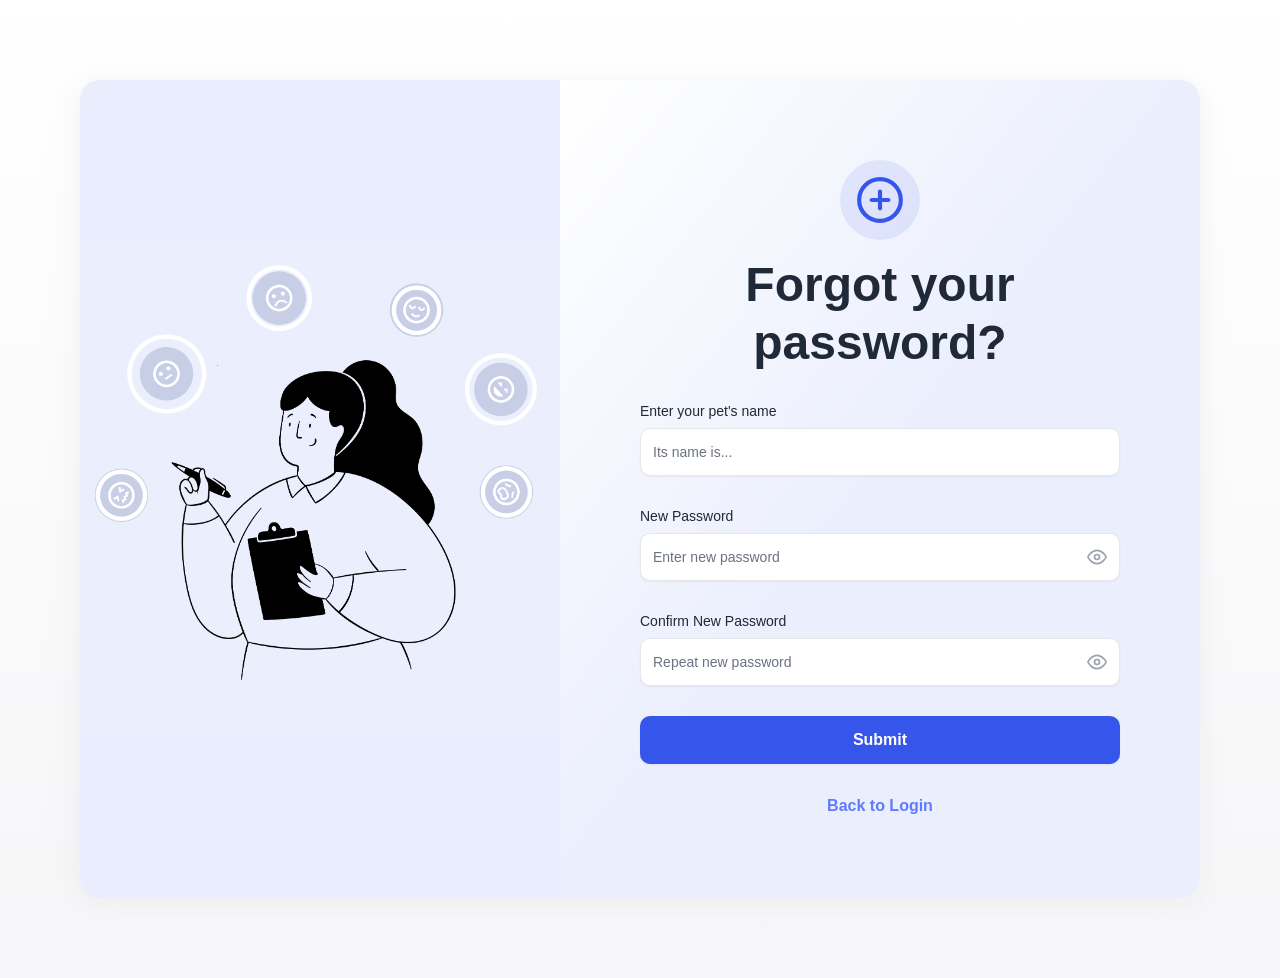
<file: forgot-password.html>
<!DOCTYPE html>
<html lang="en">
<head>
    <meta charset="UTF-8">
    <meta name="viewport" content="width=device-width, initial-scale=1.0">
    <title>Emotional Flow - Forgot Password</title>
    <link rel="stylesheet" href="css/styles.css">
    <link rel="stylesheet" href="css/auth.css">
</head>
<body>
    <main class="auth-container">
        <div class="auth-card">
            <!-- Form Section -->
            <section class="auth-form-section">
                <div class="auth-form-wrapper">
                    <!-- Icon & Header -->
                    <div class="forgot-header">
                        <div class="forgot-icon">
                            <svg width="50" height="50" viewBox="0 0 24 24" fill="none" xmlns="http://www.w3.org/2000/svg">
                                <circle cx="12" cy="12" r="10" stroke="#3655ea" stroke-width="2" stroke-linecap="round" stroke-linejoin="round"/>
                                <path d="M12 8V16" stroke="#3655ea" stroke-width="2" stroke-linecap="round" stroke-linejoin="round"/>
                                <path d="M8 12H16" stroke="#3655ea" stroke-width="2" stroke-linecap="round" stroke-linejoin="round"/>
                            </svg>
                        </div>
                        <h1 class="welcome-title">Forgot your password?</h1>
                    </div>

                    <!-- Form -->
                    <form id="forgotPasswordForm" class="auth-form" novalidate>
                        <!-- Pet Name Input -->
                        <div class="form-group">
                            <label for="pet-name" class="form-label">Enter your pet's name</label>
                            <div class="input-wrapper">
                                <input
                                    id="pet-name"
                                    name="pet-name"
                                    placeholder="Its name is..."
                                    type="text"
                                    autocomplete="off"
                                    required
                                    class="form-input"
                                />
                            </div>
                        </div>

                        <!-- New Password Input -->
                        <div class="form-group">
                            <label for="new-password" class="form-label">New Password</label>
                            <div class="input-wrapper input-with-icon">
                                <input
                                    id="new-password"
                                    name="new-password"
                                    placeholder="Enter new password"
                                    type="password"
                                    autocomplete="new-password"
                                    required
                                    class="form-input"
                                />
                                <button type="button" class="toggle-password" aria-label="Toggle password visibility">
                                    <svg class="eye-icon" width="20" height="20" viewBox="0 0 24 24" fill="none" stroke="currentColor" stroke-width="2" stroke-linecap="round" stroke-linejoin="round">
                                        <path d="M1 12s4-8 11-8 11 8 11 8-4 8-11 8-11-8-11-8z"></path>
                                        <circle cx="12" cy="12" r="3"></circle>
                                    </svg>
                                    <svg class="eye-off-icon hidden" width="20" height="20" viewBox="0 0 24 24" fill="none" stroke="currentColor" stroke-width="2" stroke-linecap="round" stroke-linejoin="round">
                                        <path d="M17.94 17.94A10.07 10.07 0 0 1 12 20c-7 0-11-8-11-8a18.45 18.45 0 0 1 5.06-5.94M9.9 4.24A9.12 9.12 0 0 1 12 4c7 0 11 8 11 8a18.5 18.5 0 0 1-2.16 3.19m-6.72-1.07a3 3 0 1 1-4.24-4.24"></path>
                                        <line x1="1" y1="1" x2="23" y2="23"></line>
                                    </svg>
                                </button>
                            </div>
                        </div>

                        <!-- Confirm New Password Input -->
                        <div class="form-group">
                            <label for="confirm-new-password" class="form-label">Confirm New Password</label>
                            <div class="input-wrapper input-with-icon">
                                <input
                                    id="confirm-new-password"
                                    name="confirm-new-password"
                                    placeholder="Repeat new password"
                                    type="password"
                                    autocomplete="new-password"
                                    required
                                    class="form-input"
                                />
                                <button type="button" class="toggle-password" aria-label="Toggle password visibility">
                                    <svg class="eye-icon" width="20" height="20" viewBox="0 0 24 24" fill="none" stroke="currentColor" stroke-width="2" stroke-linecap="round" stroke-linejoin="round">
                                        <path d="M1 12s4-8 11-8 11 8 11 8-4 8-11 8-11-8-11-8z"></path>
                                        <circle cx="12" cy="12" r="3"></circle>
                                    </svg>
                                    <svg class="eye-off-icon hidden" width="20" height="20" viewBox="0 0 24 24" fill="none" stroke="currentColor" stroke-width="2" stroke-linecap="round" stroke-linejoin="round">
                                        <path d="M17.94 17.94A10.07 10.07 0 0 1 12 20c-7 0-11-8-11-8a18.45 18.45 0 0 1 5.06-5.94M9.9 4.24A9.12 9.12 0 0 1 12 4c7 0 11 8 11 8a18.5 18.5 0 0 1-2.16 3.19m-6.72-1.07a3 3 0 1 1-4.24-4.24"></path>
                                        <line x1="1" y1="1" x2="23" y2="23"></line>
                                    </svg>
                                </button>
                            </div>
                        </div>

                        <!-- Actions -->
                        <div class="form-actions">
                            <button type="submit" class="btn btn-primary btn-full">Submit</button>
                            
                            <div class="form-links centered">
                                <a href="index.html" class="link-primary">Back to Login</a>
                            </div>
                        </div>
                    </form>
                </div>
            </section>

            <!-- Illustration Section -->
            <aside class="illustration-section">
                <div class="illustration-placeholder">
                    <img src="images/listening-to-feedback.png" alt="Track Your Emotions" class="illustration-image">
                </div>
            </aside>
        </div>
    </main>

    <script src="js/forgot-password.js"></script>
</body>
</html>
</file>
<file: css/styles.css>
/* Base Styles */
* {
    margin: 0;
    padding: 0;
    box-sizing: border-box;
}

:root {
    /* Colors */
    --primary: #3655ea;
    --primary-hover: #2845d9;
    --primary-active: #1e35c8;
    --primary-light: #607afb;
    --primary-bg: rgba(54, 85, 234, 0.1);
    
    --gray-50: #f9fafb;
    --gray-100: #f3f4f6;
    --gray-200: #e5e7eb;
    --gray-300: #d1d5db;
    --gray-400: #9ca3af;
    --gray-500: #6b7280;
    --gray-600: #4b5563;
    --gray-700: #374151;
    --gray-800: #1f2937;
    --gray-900: #111827;
    
    --white: #ffffff;
    --black: #000000;
    
    /* Emotion Colors */
    --joy: #facc15;
    --joy-bg: #fef9c3;
    --sadness: #60a5fa;
    --sadness-bg: #dbeafe;
    --anger: #ef4444;
    --anger-bg: #fee2e2;
    --calm: #34d399;
    --calm-bg: #d1fae5;
    --neutral: #d5c7b4;
    --neutral-bg: rgba(213, 206, 180, 0.5);
    --anxiety: #c084fc;
    --anxiety-bg: #f3e8ff;
    
    --error: #ef4444;
    --success: #22c55e;
    
    /* Shadows */
    --shadow-sm: 0px 1px 2px rgba(0, 0, 0, 0.05);
    --shadow-md: 0px 4px 6px -1px rgba(0, 0, 0, 0.1), 0px 2px 4px -1px rgba(0, 0, 0, 0.06);
    --shadow-lg: 0px 10px 15px -3px rgba(0, 0, 0, 0.1), 0px 4px 6px -2px rgba(0, 0, 0, 0.05);
    --shadow-xl: 0px 20px 25px -5px rgba(0, 0, 0, 0.1), 0px 10px 10px -5px rgba(0, 0, 0, 0.04);
    --shadow-card: 6px 6px 20px 3px rgba(219, 217, 221, 0.15), -9px 0px 30px 0px rgba(216, 214, 218, 0.15);
    
    /* Border Radius */
    --radius-sm: 6px;
    --radius-md: 10px;
    --radius-lg: 16px;
    --radius-xl: 20px;
    --radius-2xl: 24px;
    --radius-full: 9999px;
    
    /* Transitions */
    --transition-fast: 150ms ease;
    --transition-normal: 200ms ease;
    --transition-slow: 300ms ease;
}

html, body {
    font-family: -apple-system, BlinkMacSystemFont, 'Segoe UI', Roboto, Oxygen, Ubuntu, Cantarell, 'Open Sans', 'Helvetica Neue', sans-serif;
    font-size: 16px;
    line-height: 1.5;
    color: var(--gray-800);
    background-color: var(--white);
    -webkit-font-smoothing: antialiased;
    -moz-osx-font-smoothing: grayscale;
}

/* Typography */
h1, h2, h3, h4, h5, h6 {
    font-weight: 700;
    line-height: 1.2;
}

a {
    text-decoration: none;
    color: inherit;
}

button {
    font-family: inherit;
    cursor: pointer;
    border: none;
    background: none;
}

input, textarea {
    font-family: inherit;
    font-size: inherit;
}

/* Utility Classes */
.hidden {
    display: none !important;
}

.sr-only {
    position: absolute;
    width: 1px;
    height: 1px;
    padding: 0;
    margin: -1px;
    overflow: hidden;
    clip: rect(0, 0, 0, 0);
    white-space: nowrap;
    border: 0;
}

/* Buttons */
.btn {
    display: inline-flex;
    align-items: center;
    justify-content: center;
    padding: 0 1.5rem;
    height: 48px;
    font-size: 1rem;
    font-weight: 700;
    border-radius: var(--radius-md);
    transition: all var(--transition-normal);
}

.btn-primary {
    background-color: var(--primary);
    color: var(--white);
    box-shadow: var(--shadow-sm);
}

.btn-primary:hover {
    background-color: var(--primary-hover);
}

.btn-primary:active {
    background-color: var(--primary-active);
}

.btn-primary:disabled {
    opacity: 0.5;
    cursor: not-allowed;
}

.btn-secondary {
    background-color: var(--white);
    color: var(--gray-700);
    border: 1px solid var(--gray-200);
    box-shadow: var(--shadow-sm);
}

.btn-secondary:hover {
    background-color: var(--gray-50);
    border-color: var(--gray-300);
}

.btn-secondary:active {
    background-color: var(--gray-100);
}

.btn-secondary:disabled {
    opacity: 0.5;
    cursor: not-allowed;
    background-color: var(--gray-50);
}

.btn-full {
    width: 100%;
}

.btn-ghost {
    background: transparent;
    color: var(--gray-500);
}

.btn-ghost:hover {
    background-color: var(--gray-100);
    color: var(--gray-900);
}

/* Links */
.link-primary {
    color: var(--primary-light);
    font-weight: 700;
    transition: color var(--transition-fast);
}

.link-primary:hover {
    color: var(--primary-hover);
    text-decoration: underline;
}

.link-btn {
    color: var(--primary);
    font-size: 0.875rem;
    font-weight: 700;
    background: none;
    border: none;
    cursor: pointer;
    transition: all var(--transition-fast);
}

.link-btn:hover {
    color: var(--primary-hover);
    text-decoration: underline;
}

/* Logo */
.logo {
    width: 32px;
    height: 32px;
    background-color: var(--primary);
    border-radius: var(--radius-sm);
    display: flex;
    align-items: center;
    justify-content: center;
    color: var(--white);
    font-weight: 700;
    font-size: 0.875rem;
}

/* Divider */
.divider {
    height: 1px;
    background-color: var(--gray-100);
    width: 100%;
    margin: 0.5rem 0;
}

/* Emotion Dot */
.emotion-dot {
    width: 12px;
    height: 12px;
    border-radius: 50%;
    display: inline-block;
}

/* Widget Base */
.widget {
    background-color: var(--white);
    border-radius: var(--radius-lg);
    border: 1px solid var(--gray-100);
    box-shadow: var(--shadow-sm);
    padding: 1.5rem;
}

.widget-title {
    font-size: 1.25rem;
    font-weight: 700;
    color: var(--gray-900);
}

.widget-header {
    display: flex;
    align-items: center;
    justify-content: space-between;
    margin-bottom: 1.5rem;
}

/* Modal Base */
.modal-overlay {
    position: fixed;
    top: 0;
    left: 0;
    right: 0;
    bottom: 0;
    background-color: rgba(0, 0, 0, 0.5);
    display: flex;
    align-items: center;
    justify-content: center;
    z-index: 1000;
    opacity: 0;
    visibility: hidden;
    transition: all var(--transition-normal);
}

.modal-overlay.active {
    opacity: 1;
    visibility: visible;
}

.modal {
    background-color: var(--white);
    border-radius: var(--radius-2xl);
    box-shadow: var(--shadow-xl);
    max-height: 90vh;
    overflow: hidden;
    transform: scale(0.95);
    transition: transform var(--transition-normal);
}

.modal-overlay.active .modal {
    transform: scale(1);
}

.close-btn {
    width: 40px;
    height: 40px;
    display: flex;
    align-items: center;
    justify-content: center;
    border-radius: var(--radius-full);
    color: var(--gray-500);
    transition: all var(--transition-fast);
}

.close-btn:hover {
    background-color: var(--gray-100);
    color: var(--gray-700);
}

/* Scrollbar Styles */
::-webkit-scrollbar {
    width: 8px;
    height: 8px;
}

::-webkit-scrollbar-track {
    background: var(--gray-100);
    border-radius: var(--radius-full);
}

::-webkit-scrollbar-thumb {
    background: var(--gray-300);
    border-radius: var(--radius-full);
}

::-webkit-scrollbar-thumb:hover {
    background: var(--gray-400);
}

/* Responsive */
@media (max-width: 768px) {
    :root {
        font-size: 14px;
    }
}
</file>
<file: css/auth.css>
/* Auth Pages Styles */

.auth-container {
    min-height: 100vh;
    width: 100%;
    display: flex;
    flex-direction: column;
    align-items: center;
    justify-content: center;
    padding: 1rem;
    background: linear-gradient(to top, #f6f6f8, var(--white));
}

@media (min-width: 768px) {
    .auth-container {
        padding: 5rem;
    }
}

.auth-card {
    width: 100%;
    max-width: 1280px;
    background-color: var(--white);
    border-radius: var(--radius-xl);
    overflow: hidden;
    box-shadow: var(--shadow-card);
    display: flex;
    flex-direction: column;
    min-height: 790px;
}

@media (min-width: 768px) {
    .auth-card {
        flex-direction: row-reverse;
    }
}

/* Form Section */
.auth-form-section {
    flex: 1;
    display: flex;
    flex-direction: column;
    align-items: center;
    justify-content: center;
    gap: 86px;
    padding: 2.5rem;
    background: linear-gradient(to bottom right, var(--white), #ebeffd, #ebeffd);
}

@media (min-width: 768px) {
    .auth-form-section {
        padding: 5rem;
    }
}

.auth-form-wrapper {
    display: flex;
    flex-direction: column;
    align-items: center;
    gap: 30px;
    width: 100%;
    max-width: 480px;
}

/* Logo */
.logo-container {
    display: flex;
    align-items: center;
    gap: 1rem;
}

.brand-name {
    font-weight: 700;
    color: var(--gray-800);
    font-size: 2rem;
    line-height: 23px;
}

/* Welcome Text */
.welcome-text {
    display: flex;
    flex-direction: column;
    align-items: center;
    gap: 1rem;
}

.welcome-title {
    font-weight: 700;
    color: var(--gray-800);
    font-size: 3rem;
    line-height: 1.2;
    text-align: center;
}

.welcome-subtitle {
    font-weight: 400;
    color: var(--gray-500);
    font-size: 1.125rem;
    line-height: 23px;
}

/* Forgot Password Header */
.forgot-header {
    display: flex;
    flex-direction: column;
    align-items: center;
    gap: 1rem;
}

.forgot-icon {
    width: 80px;
    height: 80px;
    border-radius: 50%;
    background-color: var(--primary-bg);
    display: flex;
    align-items: center;
    justify-content: center;
}

/* Form */
.form-error-msg {
    background: #fee2e2;
    color: #b91c1c;
    border: 1px solid #fecaca;
    border-radius: var(--radius-md);
    padding: 0.6rem 0.9rem;
    font-size: 0.875rem;
    width: 100%;
    text-align: center;
}

.form-success-msg {
    background: #dcfce7;
    color: #15803d;
    border: 1px solid #bbf7d0;
    border-radius: var(--radius-md);
    padding: 0.6rem 0.9rem;
    font-size: 0.875rem;
    width: 100%;
    text-align: center;
}

.auth-form {
    display: flex;
    flex-direction: column;
    align-items: center;
    gap: 30px;
    width: 100%;
}

.form-group {
    display: flex;
    flex-direction: column;
    align-items: flex-start;
    gap: 6px;
    width: 100%;
}

.form-label {
    font-weight: 500;
    color: var(--gray-800);
    font-size: 0.875rem;
}

.input-wrapper {
    display: flex;
    flex-direction: column;
    justify-content: center;
    width: 100%;
    background-color: var(--white);
    border-radius: var(--radius-md);
    border: 1px solid var(--gray-200);
    box-shadow: var(--shadow-sm);
    overflow: hidden;
    height: 48px;
    padding: 0 0.75rem;
    transition: all var(--transition-fast);
}

.input-wrapper:focus-within {
    border-color: transparent;
    box-shadow: 0 0 0 2px var(--primary);
}

.input-wrapper.input-with-icon {
    flex-direction: row;
    align-items: center;
    gap: 0.5rem;
}

.input-wrapper.error {
    border-color: var(--error);
}

.input-wrapper.error:focus-within {
    box-shadow: 0 0 0 2px var(--error);
}

.form-input {
    flex: 1;
    border: none;
    background: transparent;
    outline: none;
    color: var(--gray-500);
    font-size: 0.875rem;
    width: 100%;
}

.form-input::placeholder {
    color: var(--gray-500);
}

.toggle-password {
    display: flex;
    align-items: center;
    justify-content: center;
    color: var(--gray-400);
    background: none;
    border: none;
    cursor: pointer;
    padding: 0;
    transition: color var(--transition-fast);
}

.toggle-password:hover {
    color: var(--gray-600);
}

.error-text {
    color: var(--error);
    font-size: 0.875rem;
    font-weight: 400;
}

/* Password Requirements */
.password-requirements {
    display: flex;
    width: 100%;
    align-items: center;
    justify-content: space-between;
    gap: 1rem;
    padding: 0 0.25rem;
}

.requirement {
    display: flex;
    align-items: center;
    gap: 0.5rem;
    color: var(--gray-500);
    font-size: 0.875rem;
}

.requirement-check {
    width: 16px;
    height: 16px;
    border-radius: 50%;
    border: 1px solid var(--gray-300);
    display: flex;
    align-items: center;
    justify-content: center;
    transition: all var(--transition-fast);
}

.requirement.valid .requirement-check {
    background-color: var(--success);
    border-color: var(--success);
}

.requirement.valid .requirement-check::after {
    content: '';
    width: 6px;
    height: 6px;
    background-color: var(--white);
    border-radius: 50%;
}

.requirement.valid span {
    color: var(--gray-700);
}

/* Form Actions */
.form-actions {
    display: flex;
    flex-direction: column;
    align-items: center;
    gap: 30px;
    width: 100%;
}

.form-links {
    display: flex;
    width: 100%;
    align-items: center;
    justify-content: space-between;
    padding: 0 1rem;
}

.form-links.centered {
    justify-content: center;
}

.form-link-text {
    font-weight: 400;
    color: var(--gray-800);
    font-size: 1rem;
    display: flex;
    gap: 0.25rem;
}

/* Illustration Section */
.illustration-section {
    display: none;
    flex: 1;
    flex-direction: column;
    align-items: center;
    justify-content: center;
    background-color: var(--primary-bg);
    position: relative;
    overflow: hidden;
}

@media (min-width: 768px) {
    .illustration-section {
        display: flex;
    }
}

.illustration-placeholder {
    display: flex;
    flex-direction: column;
    align-items: center;
    justify-content: center;
    gap: 2rem;
    width: 100%;
    height: 100%;
}

.illustration-image {
    max-width: 100%;
    max-height: 100%;
    width: auto;
    height: auto;
    object-fit: contain;
}
</file>
